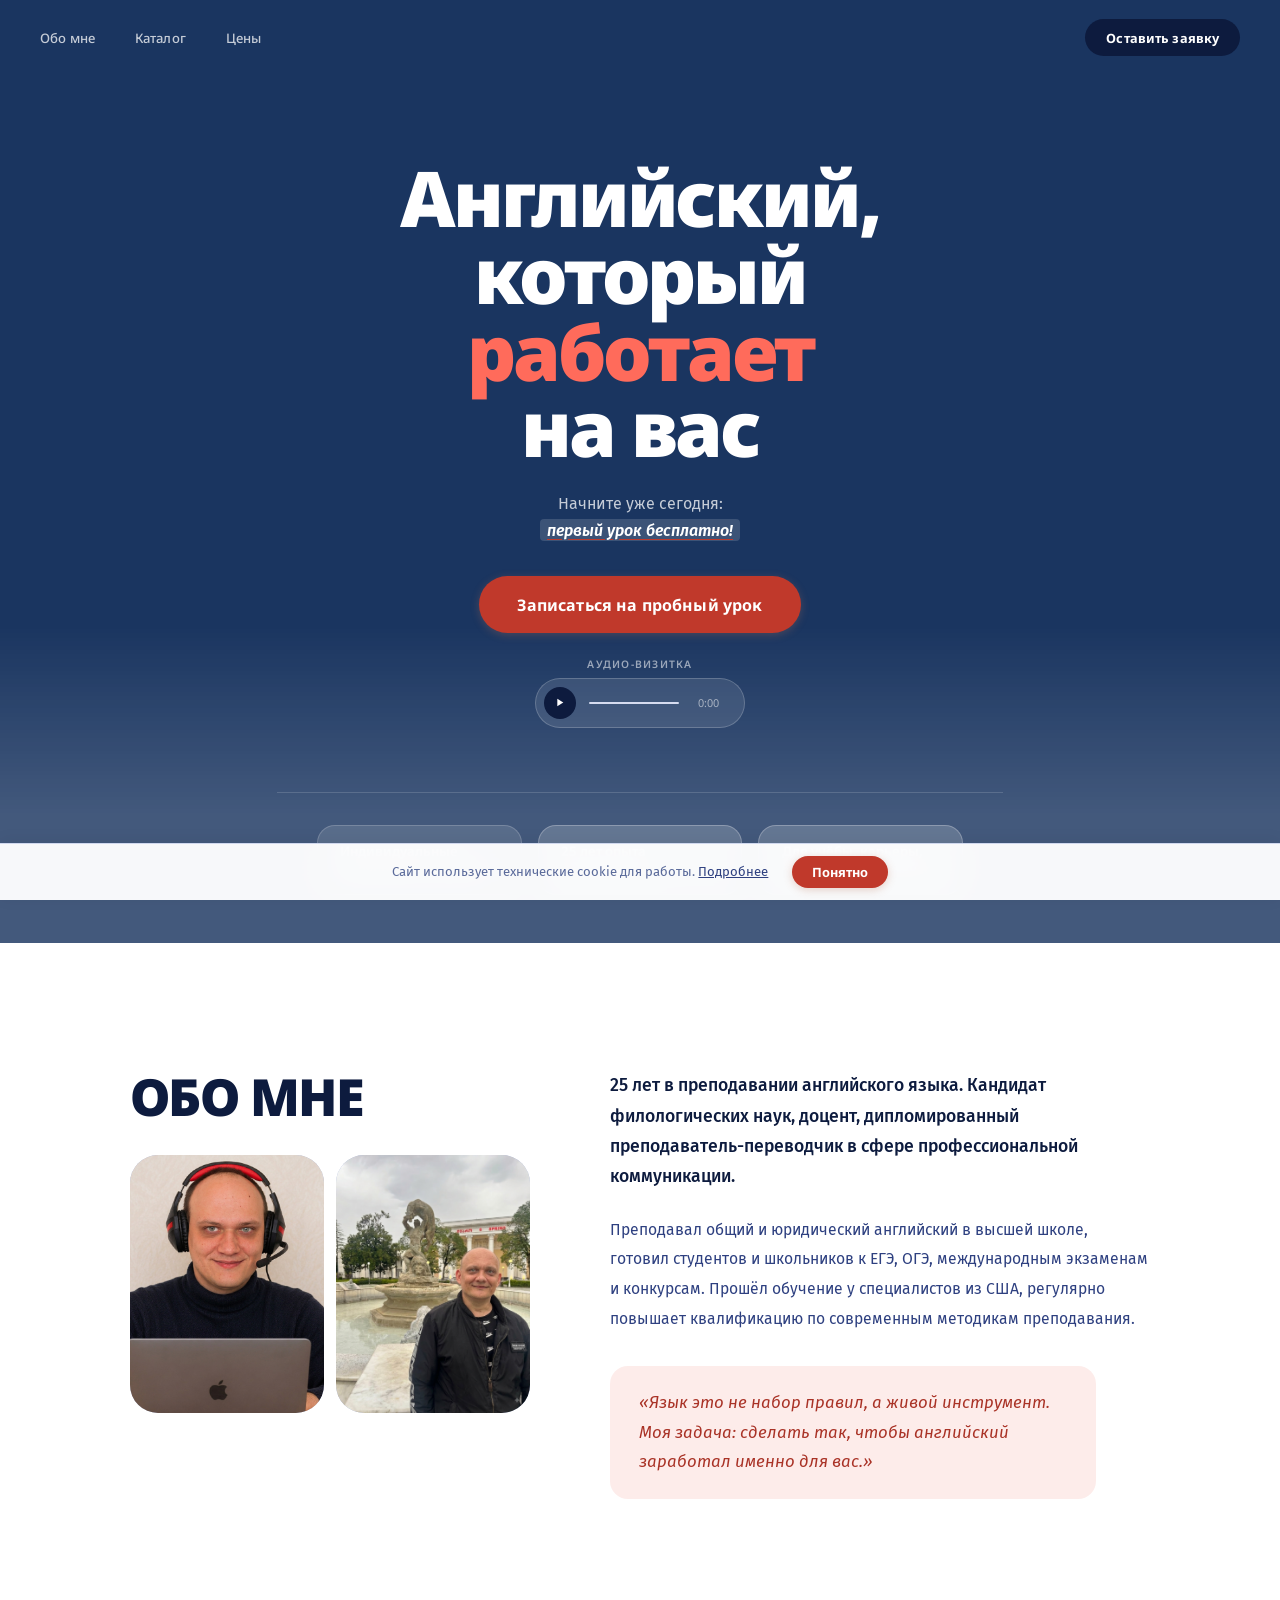
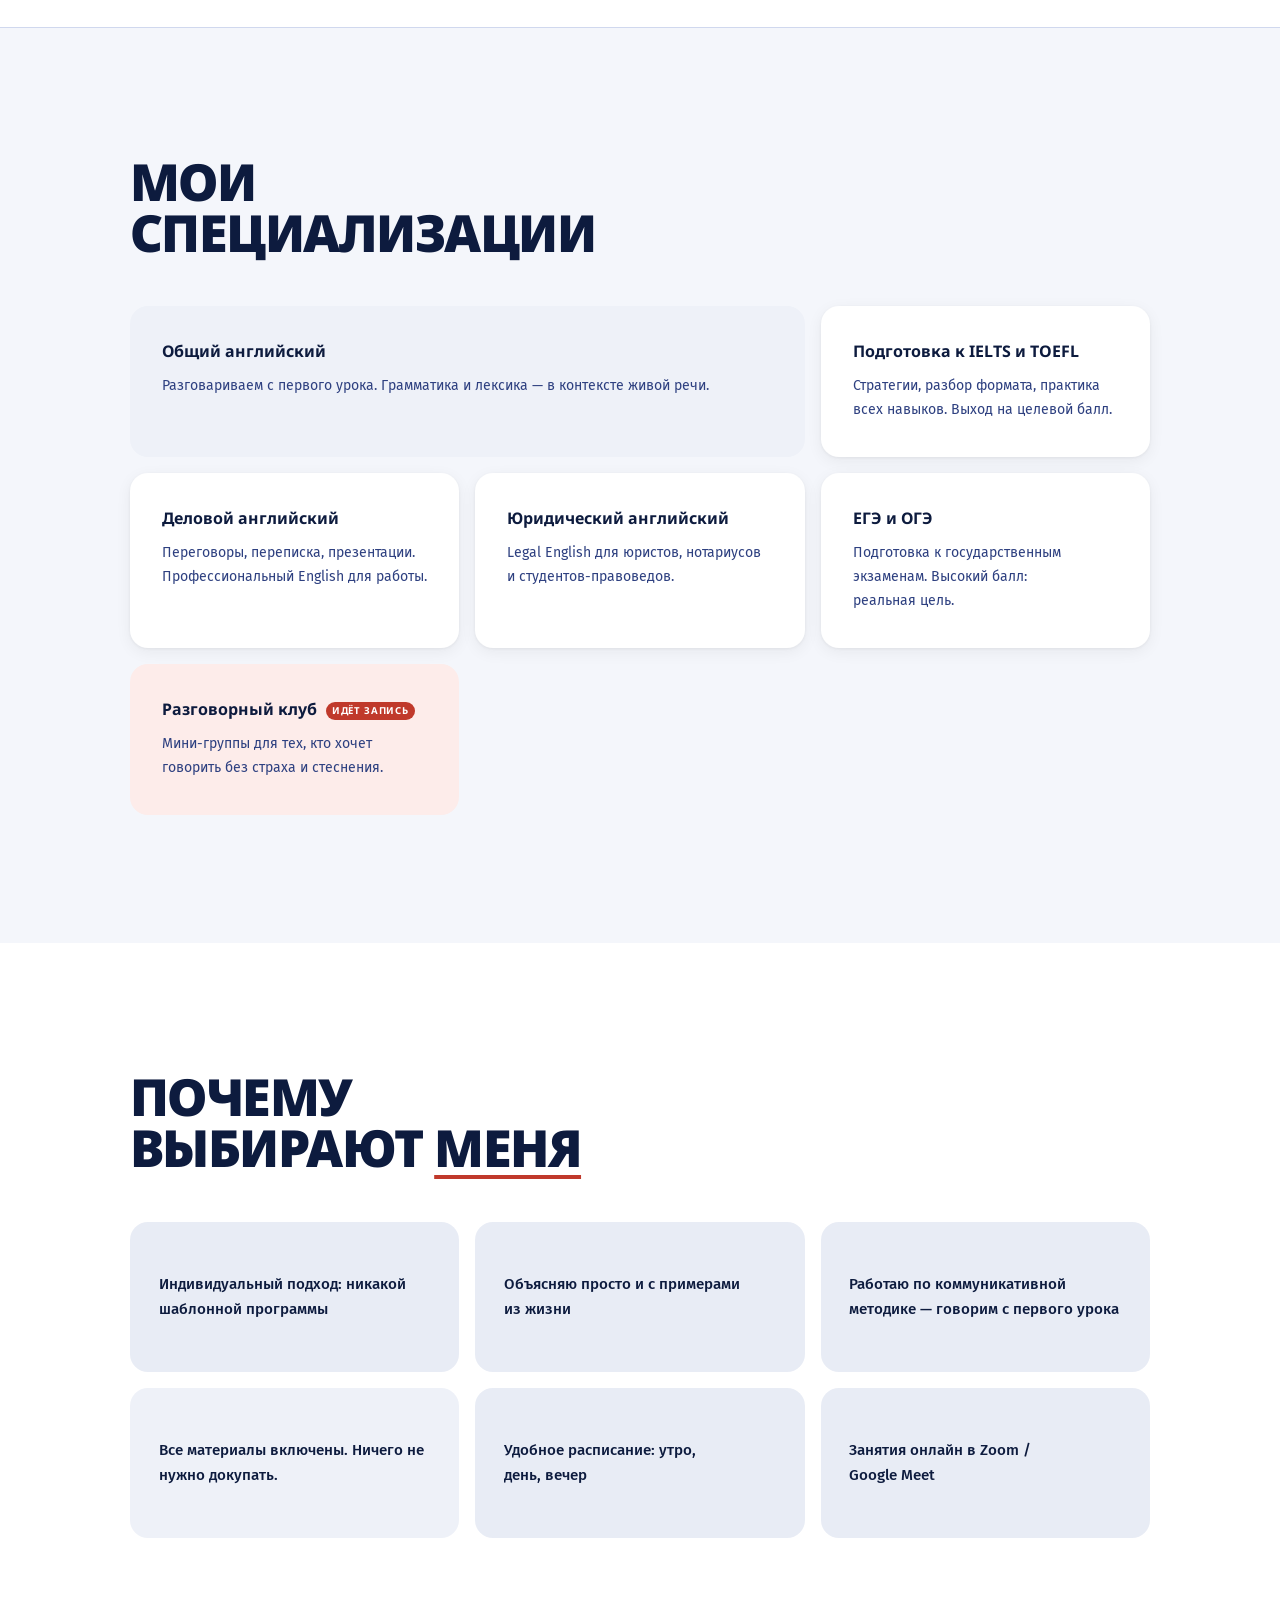
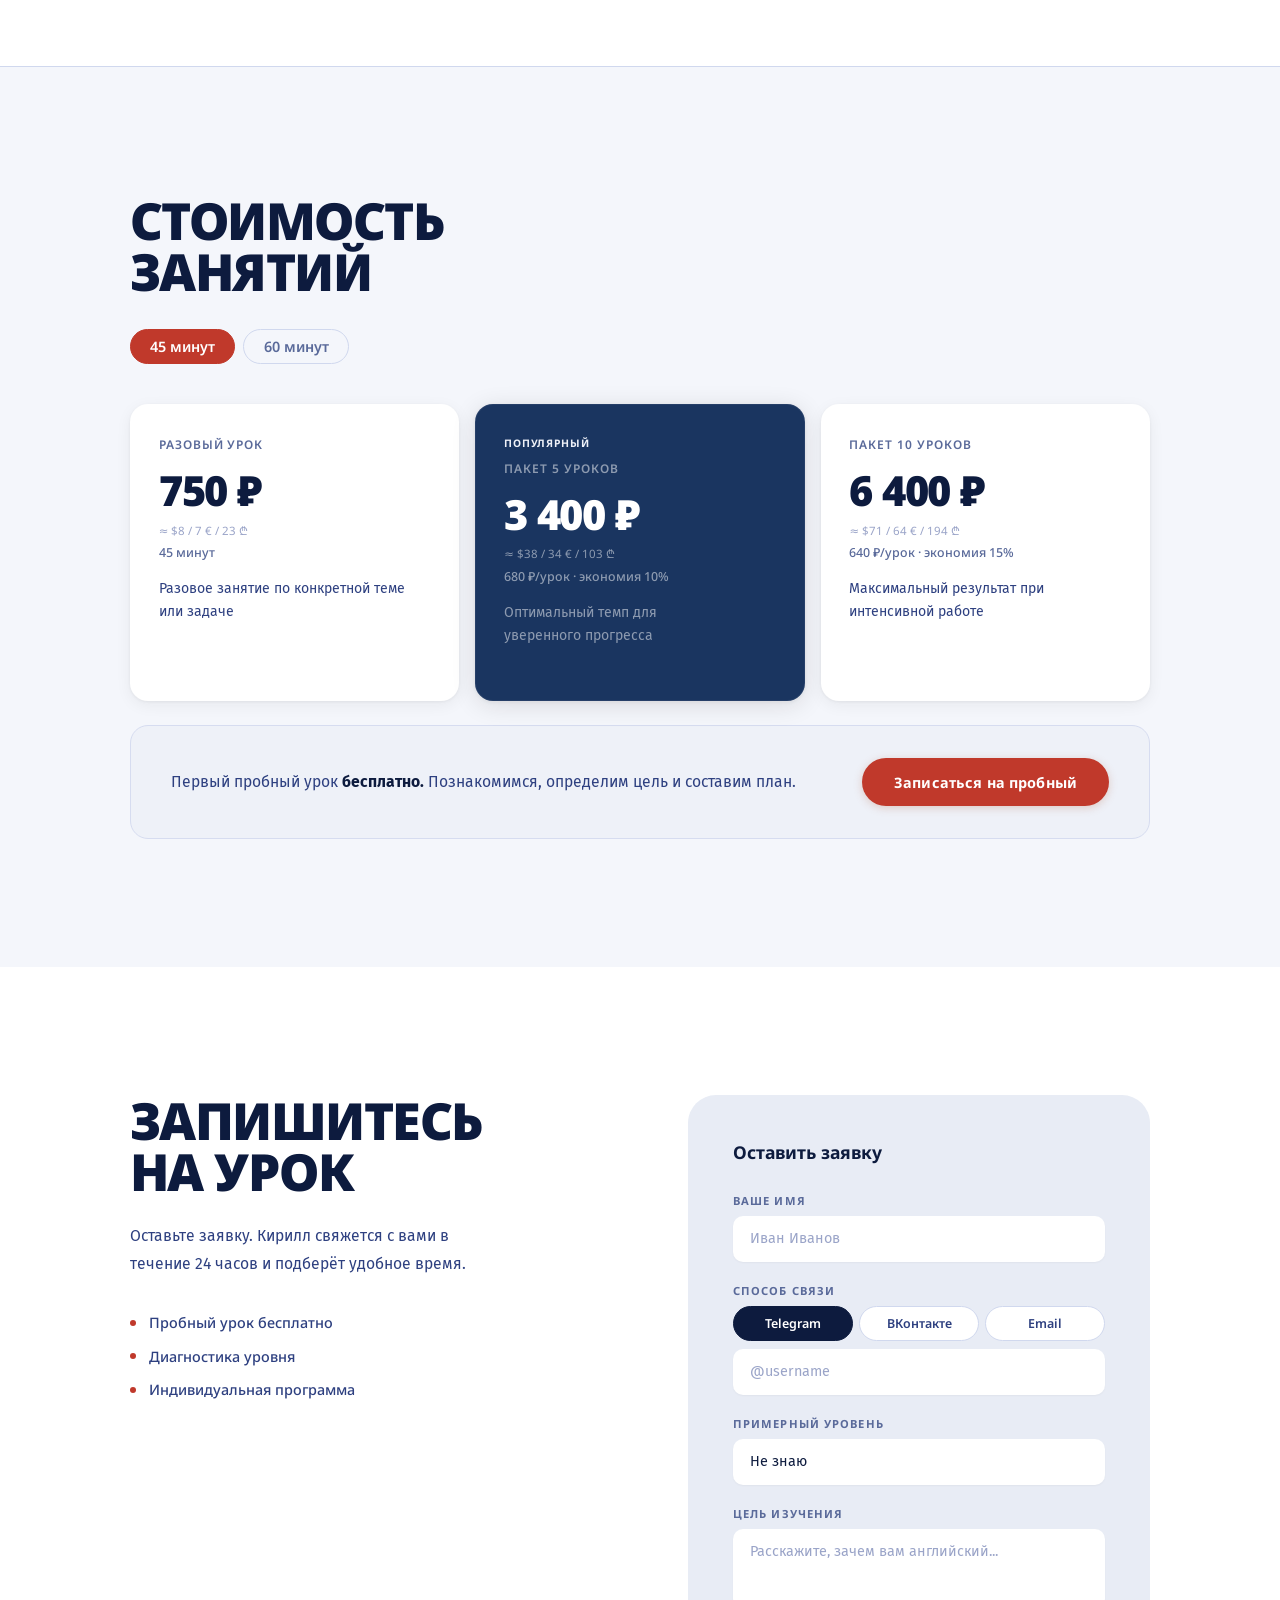
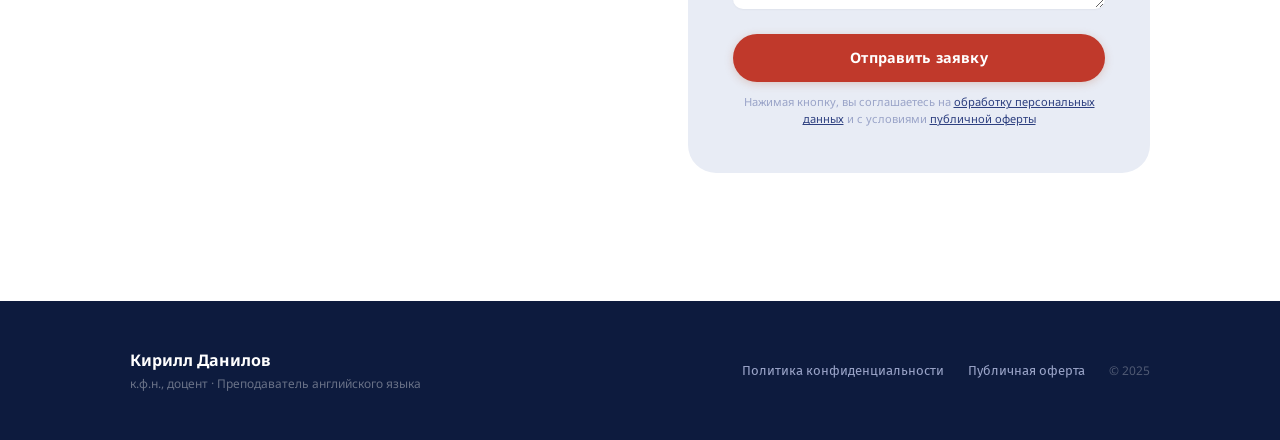
<file: index.html>
<!DOCTYPE html>
<html lang="ru">
<head>
  <meta charset="UTF-8" />
  <meta name="viewport" content="width=device-width, initial-scale=1.0" />
  <title>Кирилл Данилов — Преподаватель английского языка</title>
  <meta name="description" content="Кандидат филологических наук, доцент. 25 лет опыта. IELTS, деловой английский, онлайн-занятия." />
  <!-- Open Graph -->
  <meta property="og:type" content="website" />
  <meta property="og:url" content="https://kirilldanilov.online/" />
  <meta property="og:title" content="Кирилл Данилов — Преподаватель английского языка" />
  <meta property="og:description" content="25 лет опыта. Первый урок бесплатно. IELTS, деловой и общий английский онлайн." />
  <meta property="og:image" content="https://kirilldanilov.online/og-image.png" />
  <meta property="og:image:width" content="1200" />
  <meta property="og:image:height" content="630" />
  <meta property="og:locale" content="ru_RU" />
  <!-- Twitter Card -->
  <meta name="twitter:card" content="summary_large_image" />
  <meta name="twitter:title" content="Кирилл Данилов — Преподаватель английского языка" />
  <meta name="twitter:description" content="25 лет опыта. Первый урок бесплатно. IELTS, деловой и общий английский онлайн." />
  <meta name="twitter:image" content="https://kirilldanilov.online/og-image.png" />
  <link rel="preconnect" href="https://fonts.googleapis.com" />
  <link rel="preconnect" href="https://fonts.gstatic.com" crossorigin />
  <link href="https://fonts.googleapis.com/css2?family=Fira+Sans:ital,wght@0,400;0,500;0,600;1,400&family=Noto+Sans:wght@400;600;700;900&display=swap" rel="stylesheet" />
  <link rel="stylesheet" href="style.css?v=28" />
</head>
<body>

<!-- ── NAV ── -->
<nav class="nav" id="nav">
  <div class="nav__inner">
    <div class="nav__links">
      <a href="#about">Обо мне</a>
      <a href="#courses">Каталог</a>
      <a href="#price">Цены</a>
    </div>
    <a href="#booking" class="btn btn--nav">Оставить заявку</a>
    <button class="nav__burger" id="burger" aria-label="Меню">
      <span></span><span></span><span></span>
    </button>
  </div>
  <div class="nav__mobile" id="navMobile">
    <a href="#about" class="nav__mobile-link">Обо мне</a>
    <a href="#courses" class="nav__mobile-link">Каталог</a>
    <a href="#price" class="nav__mobile-link">Цены</a>
    <a href="#booking" class="nav__mobile-link nav__mobile-cta">Записаться</a>
  </div>
</nav>

<!-- ── HERO ── -->
<section class="hero">
  <video class="hero__video" autoplay muted loop playsinline>
    <source src="hero-bg.mp4" type="video/mp4" />
  </video>
  <div class="hero__inner">

    <div class="hero__left">
      <h1 class="hero__heading">Английский,<br>который<br><em>работает</em><br>на вас</h1>
      <p class="hero__sub">Начните уже сегодня:<br><span class="hero__sub-mark">первый урок бесплатно!</span></p>
      <div class="hero__actions">
        <a href="#booking" class="btn btn--pink hero__cta">Записаться на пробный урок</a>
        <div class="hero__audio">
          <p class="audio-label">Аудио-визитка</p>
          <div class="audio-player" id="audioPlayer">
            <button class="audio-btn" id="playBtn" aria-label="Воспроизвести">
              <svg viewBox="0 0 24 24" fill="currentColor"><path d="M8 5v14l11-7z"/></svg>
            </button>
            <div class="audio-track"><div class="audio-progress" id="audioProgress"></div></div>
            <span class="audio-time" id="audioTime">0:00</span>
            <audio id="audioEl" src="intro.mp3" preload="metadata"></audio>
          </div>
        </div>
      </div>
    </div>


  </div>

  <div class="hero__skyline" aria-hidden="true">
    <img src="skyline.svg" alt="" />
  </div>

  <div class="hero__chips">
    <div class="chip chip--dark">Индивидуальные<br>и групповые занятия</div>
    <div class="chip chip--white">25 лет опыта<br>преподавания</div>
    <div class="chip chip--white">Для учёбы, карьеры,<br>путешествий и бизнеса</div>
  </div>
</section>

<!-- ── ABOUT ── -->
<section class="about" id="about">
  <div class="about__inner">
    <div class="about__left">
      <h2 class="section-heading">ОБО МНЕ</h2>
      <div class="about__photos">
        <img src="photo.jpg" alt="Кирилл Данилов" class="about__photo" onerror="this.style.display='none'" />
        <img src="photo2.jpg" alt="Кирилл Данилов" class="about__photo" onerror="this.style.display='none'" />
      </div>
    </div>
    <div class="about__body">
      <p class="about__lead">25 лет в преподавании английского языка. Кандидат филологических наук, доцент, дипломированный преподаватель-переводчик в сфере профессиональной коммуникации.</p>
      <p class="about__text">Преподавал общий и юридический английский в высшей школе, готовил студентов и школьников к ЕГЭ, ОГЭ, международным экзаменам и конкурсам. Прошёл обучение у специалистов из США, регулярно повышает квалификацию по современным методикам преподавания.</p>
      <blockquote class="about__quote">«Язык это не набор правил, а живой инструмент. Моя задача: сделать так, чтобы английский заработал именно для вас.»</blockquote>
    </div>
  </div>

</section>

<!-- ── COURSES ── -->
<section class="courses" id="courses">
  <div class="container">
    <h2 class="section-heading">МОИ<br>СПЕЦИАЛИЗАЦИИ</h2>

    <div class="courses__bento">
      <div class="course-card course-card--lg reveal" style="--i:0">
        <h3>Общий английский</h3>
        <p>Разговариваем с первого урока. Грамматика и лексика — в контексте живой речи.</p>
      </div>
      <div class="course-card reveal" style="--i:1">
        <h3>Подготовка к IELTS и TOEFL</h3>
        <p>Стратегии, разбор формата, практика всех навыков. Выход на целевой балл.</p>
      </div>
      <div class="course-card reveal" style="--i:2">
        <h3>Деловой английский</h3>
        <p>Переговоры, переписка, презентации. Профессиональный English для работы.</p>
      </div>
      <div class="course-card reveal" style="--i:3">
        <h3>Юридический английский</h3>
        <p>Legal English для юристов, нотариусов и студентов-правоведов.</p>
      </div>
      <div class="course-card reveal" style="--i:4">
        <h3>ЕГЭ и ОГЭ</h3>
        <p>Подготовка к государственным экзаменам. Высокий балл: реальная цель.</p>
      </div>
      <div class="course-card course-card--accent reveal" style="--i:5">
        <h3>Разговорный клуб <span class="course-badge">идёт запись</span></h3>
        <p>Мини-группы для тех, кто хочет говорить без страха и стеснения.</p>
      </div>
    </div>
  </div>
</section>

<!-- ── WHY ── -->
<section class="why">
  <div class="container">
    <h2 class="section-heading">ПОЧЕМУ<br>ВЫБИРАЮТ <span class="heading-underline">МЕНЯ</span></h2>

    <div class="why__bento">
      <div class="why-card reveal" style="--i:0">
        <p>Индивидуальный подход: никакой шаблонной программы</p>
      </div>
      <div class="why-card reveal" style="--i:1">
        <p>Объясняю просто и с примерами из жизни</p>
      </div>
      <div class="why-card reveal" style="--i:2">
        <p>Работаю по коммуникативной методике — говорим с первого урока</p>
      </div>
      <div class="why-card why-card--accent reveal" style="--i:3">
        <p>Все материалы включены. Ничего не нужно докупать.</p>
      </div>
      <div class="why-card reveal" style="--i:4">
        <p>Удобное расписание: утро, день, вечер</p>
      </div>
      <div class="why-card reveal" style="--i:5">
        <p>Занятия онлайн в Zoom / Google Meet</p>
      </div>
    </div>
  </div>
</section>

<!-- ── PRICE ── -->
<section class="price" id="price">
  <div class="container">
    <h2 class="section-heading">СТОИМОСТЬ<br>ЗАНЯТИЙ</h2>

    <div class="duration-tabs">
      <button class="duration-tab active" data-dur="45">45 минут</button>
      <button class="duration-tab" data-dur="60">60 минут</button>
    </div>

    <div class="price__grid">
      <div class="price-card reveal" style="--i:0">
        <div class="price-card__label">Разовый урок</div>
        <div class="price-card__amount" id="p-single">750 ₽</div>
        <div class="price-card__convert" id="c-single">≈ $8 / 7 € / 23 ₾</div>
        <div class="price-card__per" id="d-single">45 минут</div>
        <p class="price-card__desc">Разовое занятие по конкретной теме или задаче</p>
      </div>
      <div class="price-card price-card--featured reveal" style="--i:1">
        <div class="price-card__badge">Популярный</div>
        <div class="price-card__label">Пакет 5 уроков</div>
        <div class="price-card__amount" id="p-five">3 400 ₽</div>
        <div class="price-card__convert" id="c-five">≈ $38 / 34 € / 103 ₾</div>
        <div class="price-card__per" id="d-five">680 ₽/урок · экономия 10%</div>
        <p class="price-card__desc">Оптимальный темп для уверенного прогресса</p>
      </div>
      <div class="price-card reveal" style="--i:2">
        <div class="price-card__label">Пакет 10 уроков</div>
        <div class="price-card__amount" id="p-ten">6 400 ₽</div>
        <div class="price-card__convert" id="c-ten">≈ $71 / 64 € / 194 ₾</div>
        <div class="price-card__per" id="d-ten">640 ₽/урок · экономия 15%</div>
        <p class="price-card__desc">Максимальный результат при интенсивной работе</p>
      </div>
    </div>

    <div class="price__trial">
      <span>Первый пробный урок <strong>бесплатно.</strong> Познакомимся, определим цель и составим план.</span>
      <a href="#booking" class="btn btn--pink">Записаться на пробный</a>
    </div>
  </div>
</section>

<!-- ── BOOKING ── -->
<section class="booking" id="booking">
  <div class="container">
    <div class="booking__inner">
      <div class="booking__left">
        <h2 class="section-heading">ЗАПИШИТЕСЬ<br>НА УРОК</h2>
        <p class="booking__sub">Оставьте заявку. Кирилл свяжется с вами в течение 24 часов и подберёт удобное время.</p>
        <ul class="booking__perks">
          <li>Пробный урок бесплатно</li>
          <li>Диагностика уровня</li>
          <li>Индивидуальная программа</li>
        </ul>
      </div>

      <form class="booking__form" id="bookingForm">
        <h3>Оставить заявку</h3>
        <div class="form-group">
          <label for="fname">Ваше имя</label>
          <input id="fname" type="text" placeholder="Иван Иванов" required />
        </div>
        <div class="form-group">
          <label>Способ связи</label>
          <div class="contact-tabs">
            <button type="button" class="contact-tab active" data-channel="telegram">Telegram</button>
            <button type="button" class="contact-tab" data-channel="vk">ВКонтакте</button>
            <button type="button" class="contact-tab" data-channel="email">Email</button>
          </div>
          <input id="fcontact" type="text" placeholder="@username" required />
        </div>
        <div class="form-group">
          <label for="flevel">Примерный уровень</label>
          <select id="flevel">
            <option>Не знаю</option>
            <option>Начинающий (A1–A2)</option>
            <option>Средний (B1–B2)</option>
            <option>Продвинутый (C1–C2)</option>
          </select>
        </div>
        <div class="form-group">
          <label for="fgoal">Цель изучения</label>
          <textarea id="fgoal" rows="3" placeholder="Расскажите, зачем вам английский..."></textarea>
        </div>
        <button type="submit" class="btn btn--pink btn--full">Отправить заявку</button>
        <p class="form-note">Нажимая кнопку, вы соглашаетесь на <a href="privacy.html">обработку персональных данных</a> и с условиями <a href="offer.html">публичной оферты</a></p>
      </form>
    </div>
  </div>
</section>

<!-- ── FOOTER ── -->
<footer class="footer">
  <div class="container footer__inner">
    <div>
      <div class="footer__name">Кирилл Данилов</div>
      <div class="footer__sub">к.ф.н., доцент · Преподаватель английского языка</div>
    </div>
    <div class="footer__links">
      <a href="privacy.html">Политика конфиденциальности</a>
      <a href="offer.html">Публичная оферта</a>
      <span class="footer__copy">© 2025</span>
    </div>
  </div>
</footer>

<div class="modal" id="modal">
  <div class="modal__box">
    <div class="modal__icon">ok</div>
    <h3>Заявка отправлена!</h3>
    <p>Кирилл свяжется с вами в течение 24 часов.</p>
    <button class="btn btn--pink btn--full" onclick="document.getElementById('modal').classList.remove('open')">Отлично!</button>
  </div>
</div>

<!-- Cookie Banner -->
<div class="cookie-banner" id="cookieBanner">
  <p>Сайт использует технические cookie для работы. <a href="privacy.html">Подробнее</a></p>
  <button class="btn btn--pink cookie-banner__btn" onclick="document.getElementById('cookieBanner').style.display='none';localStorage.setItem('cookie_ok','1')">Понятно</button>
</div>

<script src="script.js?v=15"></script>
<script>if(localStorage.getItem('cookie_ok'))document.getElementById('cookieBanner').style.display='none';</script>
</body>
</html>
</file>
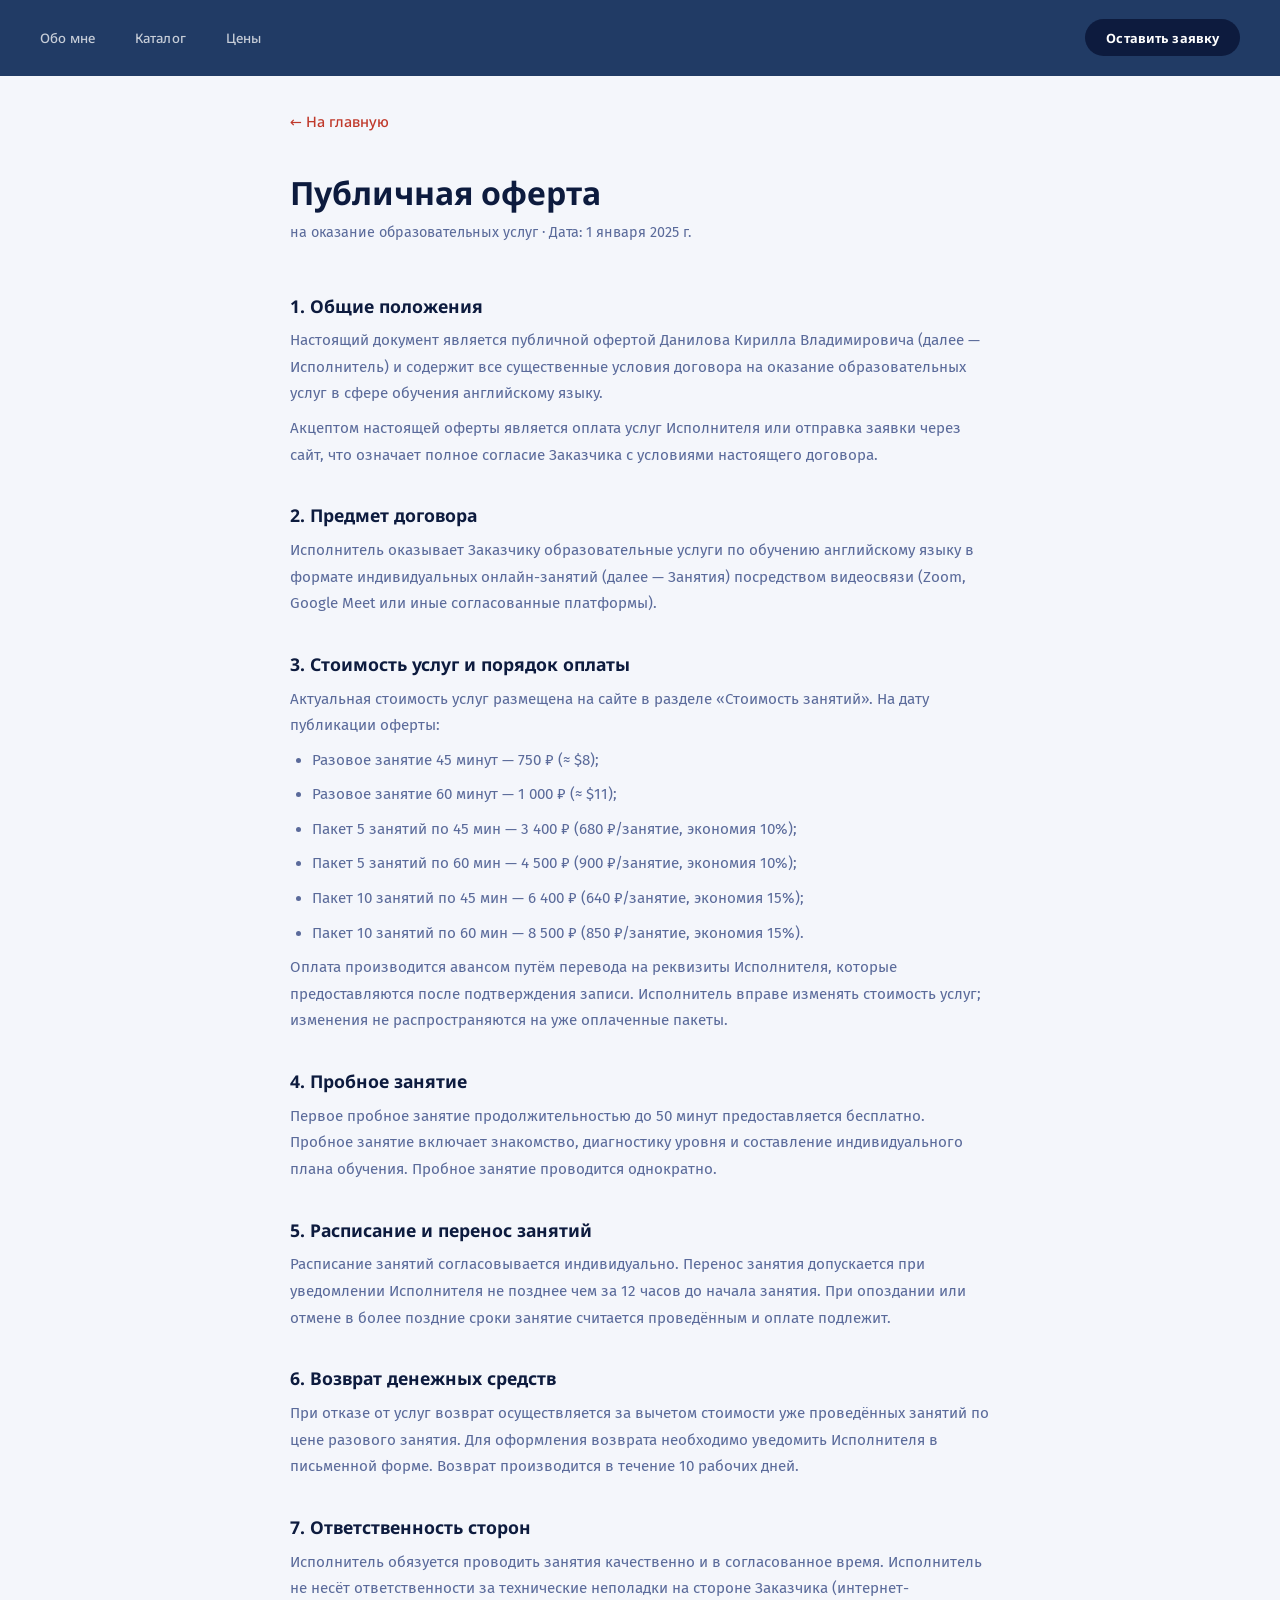
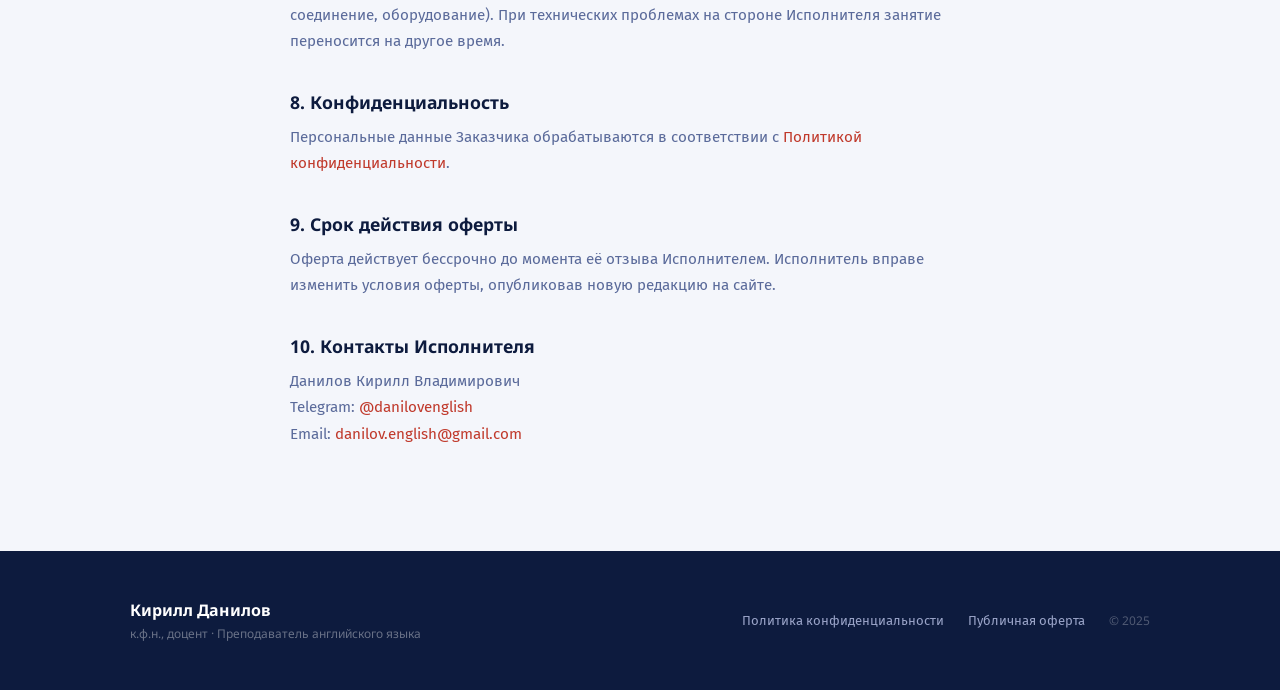
<file: offer.html>
<!DOCTYPE html>
<html lang="ru">
<head>
  <meta charset="UTF-8" />
  <meta name="viewport" content="width=device-width, initial-scale=1.0" />
  <title>Публичная оферта — Кирилл Данилов</title>
  <link rel="preconnect" href="https://fonts.googleapis.com" />
  <link rel="preconnect" href="https://fonts.gstatic.com" crossorigin />
  <link href="https://fonts.googleapis.com/css2?family=Fira+Sans:wght@400;500&family=Noto+Sans:wght@400;600;700&display=swap" rel="stylesheet" />
  <link rel="stylesheet" href="style.css?v=25" />
  <style>
    .doc { max-width: 780px; margin: 0 auto; padding: 7rem 2.5rem 6rem; }
    .doc h1 { font-family: var(--font-head); font-size: 2rem; font-weight: 700; color: var(--ink); margin-bottom: 0.4rem; }
    .doc .doc__date { color: var(--ink-muted); font-size: 0.9rem; margin-bottom: 3rem; }
    .doc h2 { font-family: var(--font-head); font-size: 1.1rem; font-weight: 700; color: var(--ink); margin: 2.2rem 0 0.6rem; }
    .doc p, .doc li { color: var(--ink-muted); line-height: 1.75; font-size: 0.95rem; margin-bottom: 0.5rem; }
    .doc ul { padding-left: 1.4rem; list-style: disc; }
    .doc a { color: var(--accent); }
    .doc__back { display: inline-flex; align-items: center; gap: 0.4rem; color: var(--ink-mid); font-size: 0.9rem; font-weight: 500; margin-bottom: 2.5rem; font-family: var(--font-head); }
    .doc__back:hover { color: var(--accent); }
  </style>
</head>
<body>
<nav class="nav scrolled" id="nav">
  <div class="nav__inner" style="background: rgba(26,53,96,0.97);">
    <div class="nav__links">
      <a href="index.html#about">Обо мне</a>
      <a href="index.html#courses">Каталог</a>
      <a href="index.html#price">Цены</a>
    </div>
    <a href="index.html#booking" class="btn btn--nav">Оставить заявку</a>
  </div>
</nav>

<main class="doc">
  <a href="index.html" class="doc__back">← На главную</a>
  <h1>Публичная оферта</h1>
  <p class="doc__date">на оказание образовательных услуг · Дата: 1 января 2025 г.</p>

  <h2>1. Общие положения</h2>
  <p>Настоящий документ является публичной офертой Данилова Кирилла Владимировича (далее — Исполнитель) и содержит все существенные условия договора на оказание образовательных услуг в сфере обучения английскому языку.</p>
  <p>Акцептом настоящей оферты является оплата услуг Исполнителя или отправка заявки через сайт, что означает полное согласие Заказчика с условиями настоящего договора.</p>

  <h2>2. Предмет договора</h2>
  <p>Исполнитель оказывает Заказчику образовательные услуги по обучению английскому языку в формате индивидуальных онлайн-занятий (далее — Занятия) посредством видеосвязи (Zoom, Google Meet или иные согласованные платформы).</p>

  <h2>3. Стоимость услуг и порядок оплаты</h2>
  <p>Актуальная стоимость услуг размещена на сайте в разделе «Стоимость занятий». На дату публикации оферты:</p>
  <ul>
    <li>Разовое занятие 45 минут — 750 ₽ (≈ $8);</li>
    <li>Разовое занятие 60 минут — 1 000 ₽ (≈ $11);</li>
    <li>Пакет 5 занятий по 45 мин — 3 400 ₽ (680 ₽/занятие, экономия 10%);</li>
    <li>Пакет 5 занятий по 60 мин — 4 500 ₽ (900 ₽/занятие, экономия 10%);</li>
    <li>Пакет 10 занятий по 45 мин — 6 400 ₽ (640 ₽/занятие, экономия 15%);</li>
    <li>Пакет 10 занятий по 60 мин — 8 500 ₽ (850 ₽/занятие, экономия 15%).</li>
  </ul>
  <p>Оплата производится авансом путём перевода на реквизиты Исполнителя, которые предоставляются после подтверждения записи. Исполнитель вправе изменять стоимость услуг; изменения не распространяются на уже оплаченные пакеты.</p>

  <h2>4. Пробное занятие</h2>
  <p>Первое пробное занятие продолжительностью до 50 минут предоставляется бесплатно. Пробное занятие включает знакомство, диагностику уровня и составление индивидуального плана обучения. Пробное занятие проводится однократно.</p>

  <h2>5. Расписание и перенос занятий</h2>
  <p>Расписание занятий согласовывается индивидуально. Перенос занятия допускается при уведомлении Исполнителя не позднее чем за 12 часов до начала занятия. При опоздании или отмене в более поздние сроки занятие считается проведённым и оплате подлежит.</p>

  <h2>6. Возврат денежных средств</h2>
  <p>При отказе от услуг возврат осуществляется за вычетом стоимости уже проведённых занятий по цене разового занятия. Для оформления возврата необходимо уведомить Исполнителя в письменной форме. Возврат производится в течение 10 рабочих дней.</p>

  <h2>7. Ответственность сторон</h2>
  <p>Исполнитель обязуется проводить занятия качественно и в согласованное время. Исполнитель не несёт ответственности за технические неполадки на стороне Заказчика (интернет-соединение, оборудование). При технических проблемах на стороне Исполнителя занятие переносится на другое время.</p>

  <h2>8. Конфиденциальность</h2>
  <p>Персональные данные Заказчика обрабатываются в соответствии с <a href="privacy.html">Политикой конфиденциальности</a>.</p>

  <h2>9. Срок действия оферты</h2>
  <p>Оферта действует бессрочно до момента её отзыва Исполнителем. Исполнитель вправе изменить условия оферты, опубликовав новую редакцию на сайте.</p>

  <h2>10. Контакты Исполнителя</h2>
  <p>Данилов Кирилл Владимирович<br>
  Telegram: <a href="https://t.me/danilovenglish" target="_blank">@danilovenglish</a><br>
  Email: <a href="mailto:danilov.english@gmail.com">danilov.english@gmail.com</a></p>
</main>

<footer class="footer">
  <div class="container footer__inner">
    <div>
      <div class="footer__name">Кирилл Данилов</div>
      <div class="footer__sub">к.ф.н., доцент · Преподаватель английского языка</div>
    </div>
    <div style="display:flex;gap:1.5rem;align-items:center;flex-wrap:wrap;">
      <a href="privacy.html" style="color:var(--ink-faint);font-size:0.82rem;">Политика конфиденциальности</a>
      <a href="offer.html" style="color:var(--ink-faint);font-size:0.82rem;">Публичная оферта</a>
      <div class="footer__copy">© 2025</div>
    </div>
  </div>
</footer>
</body>
</html>
</file>
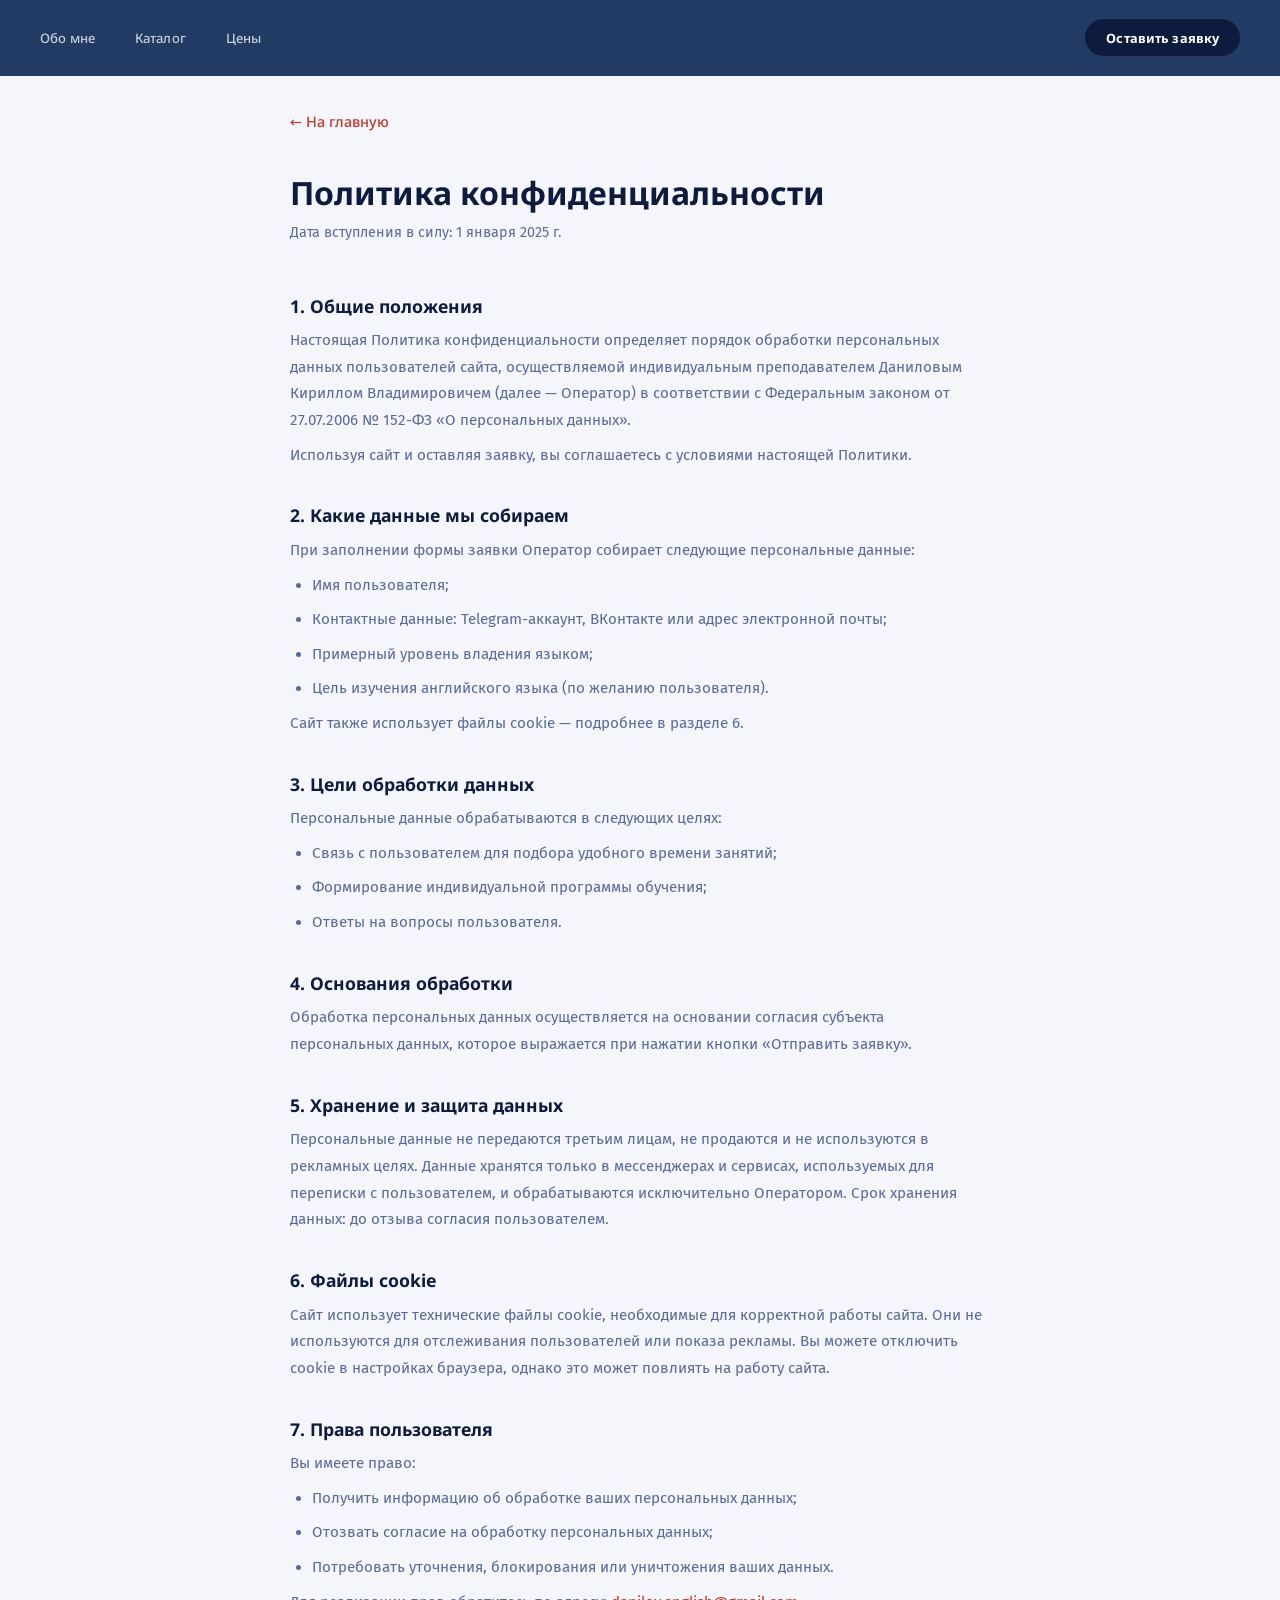
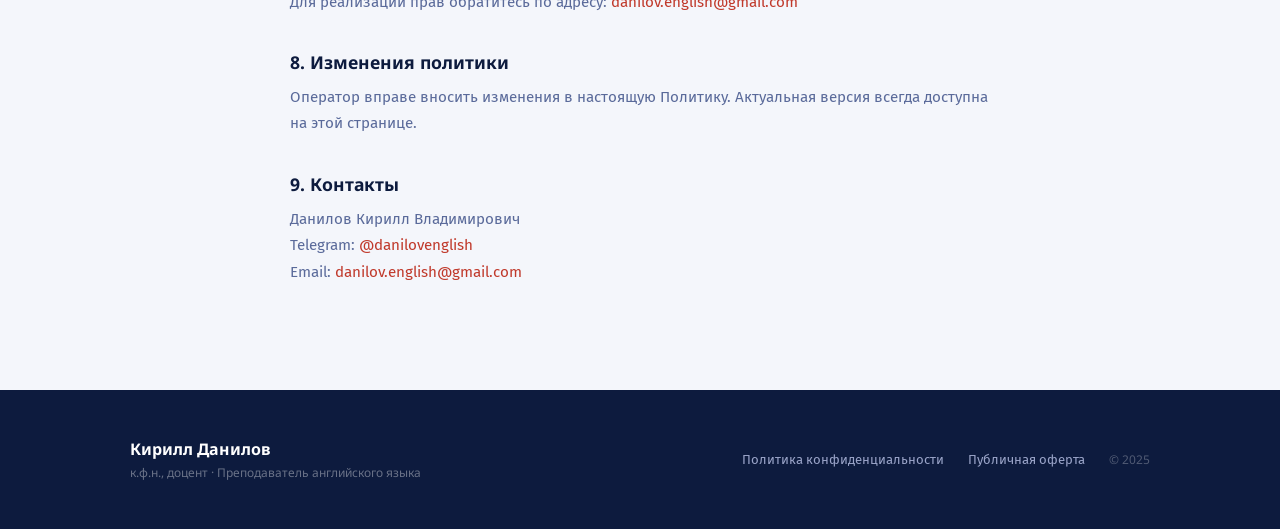
<file: privacy.html>
<!DOCTYPE html>
<html lang="ru">
<head>
  <meta charset="UTF-8" />
  <meta name="viewport" content="width=device-width, initial-scale=1.0" />
  <title>Политика конфиденциальности — Кирилл Данилов</title>
  <link rel="preconnect" href="https://fonts.googleapis.com" />
  <link rel="preconnect" href="https://fonts.gstatic.com" crossorigin />
  <link href="https://fonts.googleapis.com/css2?family=Fira+Sans:wght@400;500&family=Noto+Sans:wght@400;600;700&display=swap" rel="stylesheet" />
  <link rel="stylesheet" href="style.css?v=25" />
  <style>
    .doc { max-width: 780px; margin: 0 auto; padding: 7rem 2.5rem 6rem; }
    .doc h1 { font-family: var(--font-head); font-size: 2rem; font-weight: 700; color: var(--ink); margin-bottom: 0.4rem; }
    .doc .doc__date { color: var(--ink-muted); font-size: 0.9rem; margin-bottom: 3rem; }
    .doc h2 { font-family: var(--font-head); font-size: 1.1rem; font-weight: 700; color: var(--ink); margin: 2.2rem 0 0.6rem; }
    .doc p, .doc li { color: var(--ink-muted); line-height: 1.75; font-size: 0.95rem; margin-bottom: 0.5rem; }
    .doc ul { padding-left: 1.4rem; list-style: disc; }
    .doc a { color: var(--accent); }
    .doc__back { display: inline-flex; align-items: center; gap: 0.4rem; color: var(--ink-mid); font-size: 0.9rem; font-weight: 500; margin-bottom: 2.5rem; font-family: var(--font-head); }
    .doc__back:hover { color: var(--accent); }
  </style>
</head>
<body>
<nav class="nav scrolled" id="nav">
  <div class="nav__inner" style="background: rgba(26,53,96,0.97);">
    <div class="nav__links">
      <a href="index.html#about">Обо мне</a>
      <a href="index.html#courses">Каталог</a>
      <a href="index.html#price">Цены</a>
    </div>
    <a href="index.html#booking" class="btn btn--nav">Оставить заявку</a>
  </div>
</nav>

<main class="doc">
  <a href="index.html" class="doc__back">← На главную</a>
  <h1>Политика конфиденциальности</h1>
  <p class="doc__date">Дата вступления в силу: 1 января 2025 г.</p>

  <h2>1. Общие положения</h2>
  <p>Настоящая Политика конфиденциальности определяет порядок обработки персональных данных пользователей сайта, осуществляемой индивидуальным преподавателем Даниловым Кириллом Владимировичем (далее — Оператор) в соответствии с Федеральным законом от 27.07.2006 № 152-ФЗ «О персональных данных».</p>
  <p>Используя сайт и оставляя заявку, вы соглашаетесь с условиями настоящей Политики.</p>

  <h2>2. Какие данные мы собираем</h2>
  <p>При заполнении формы заявки Оператор собирает следующие персональные данные:</p>
  <ul>
    <li>Имя пользователя;</li>
    <li>Контактные данные: Telegram-аккаунт, ВКонтакте или адрес электронной почты;</li>
    <li>Примерный уровень владения языком;</li>
    <li>Цель изучения английского языка (по желанию пользователя).</li>
  </ul>
  <p>Сайт также использует файлы cookie — подробнее в разделе 6.</p>

  <h2>3. Цели обработки данных</h2>
  <p>Персональные данные обрабатываются в следующих целях:</p>
  <ul>
    <li>Связь с пользователем для подбора удобного времени занятий;</li>
    <li>Формирование индивидуальной программы обучения;</li>
    <li>Ответы на вопросы пользователя.</li>
  </ul>

  <h2>4. Основания обработки</h2>
  <p>Обработка персональных данных осуществляется на основании согласия субъекта персональных данных, которое выражается при нажатии кнопки «Отправить заявку».</p>

  <h2>5. Хранение и защита данных</h2>
  <p>Персональные данные не передаются третьим лицам, не продаются и не используются в рекламных целях. Данные хранятся только в мессенджерах и сервисах, используемых для переписки с пользователем, и обрабатываются исключительно Оператором. Срок хранения данных: до отзыва согласия пользователем.</p>

  <h2>6. Файлы cookie</h2>
  <p>Сайт использует технические файлы cookie, необходимые для корректной работы сайта. Они не используются для отслеживания пользователей или показа рекламы. Вы можете отключить cookie в настройках браузера, однако это может повлиять на работу сайта.</p>

  <h2>7. Права пользователя</h2>
  <p>Вы имеете право:</p>
  <ul>
    <li>Получить информацию об обработке ваших персональных данных;</li>
    <li>Отозвать согласие на обработку персональных данных;</li>
    <li>Потребовать уточнения, блокирования или уничтожения ваших данных.</li>
  </ul>
  <p>Для реализации прав обратитесь по адресу: <a href="mailto:danilov.english@gmail.com">danilov.english@gmail.com</a></p>

  <h2>8. Изменения политики</h2>
  <p>Оператор вправе вносить изменения в настоящую Политику. Актуальная версия всегда доступна на этой странице.</p>

  <h2>9. Контакты</h2>
  <p>Данилов Кирилл Владимирович<br>
  Telegram: <a href="https://t.me/danilovenglish" target="_blank">@danilovenglish</a><br>
  Email: <a href="mailto:danilov.english@gmail.com">danilov.english@gmail.com</a></p>
</main>

<footer class="footer">
  <div class="container footer__inner">
    <div>
      <div class="footer__name">Кирилл Данилов</div>
      <div class="footer__sub">к.ф.н., доцент · Преподаватель английского языка</div>
    </div>
    <div style="display:flex;gap:1.5rem;align-items:center;flex-wrap:wrap;">
      <a href="privacy.html" style="color:var(--ink-faint);font-size:0.82rem;">Политика конфиденциальности</a>
      <a href="offer.html" style="color:var(--ink-faint);font-size:0.82rem;">Публичная оферта</a>
      <div class="footer__copy">© 2025</div>
    </div>
  </div>
</footer>
</body>
</html>
</file>
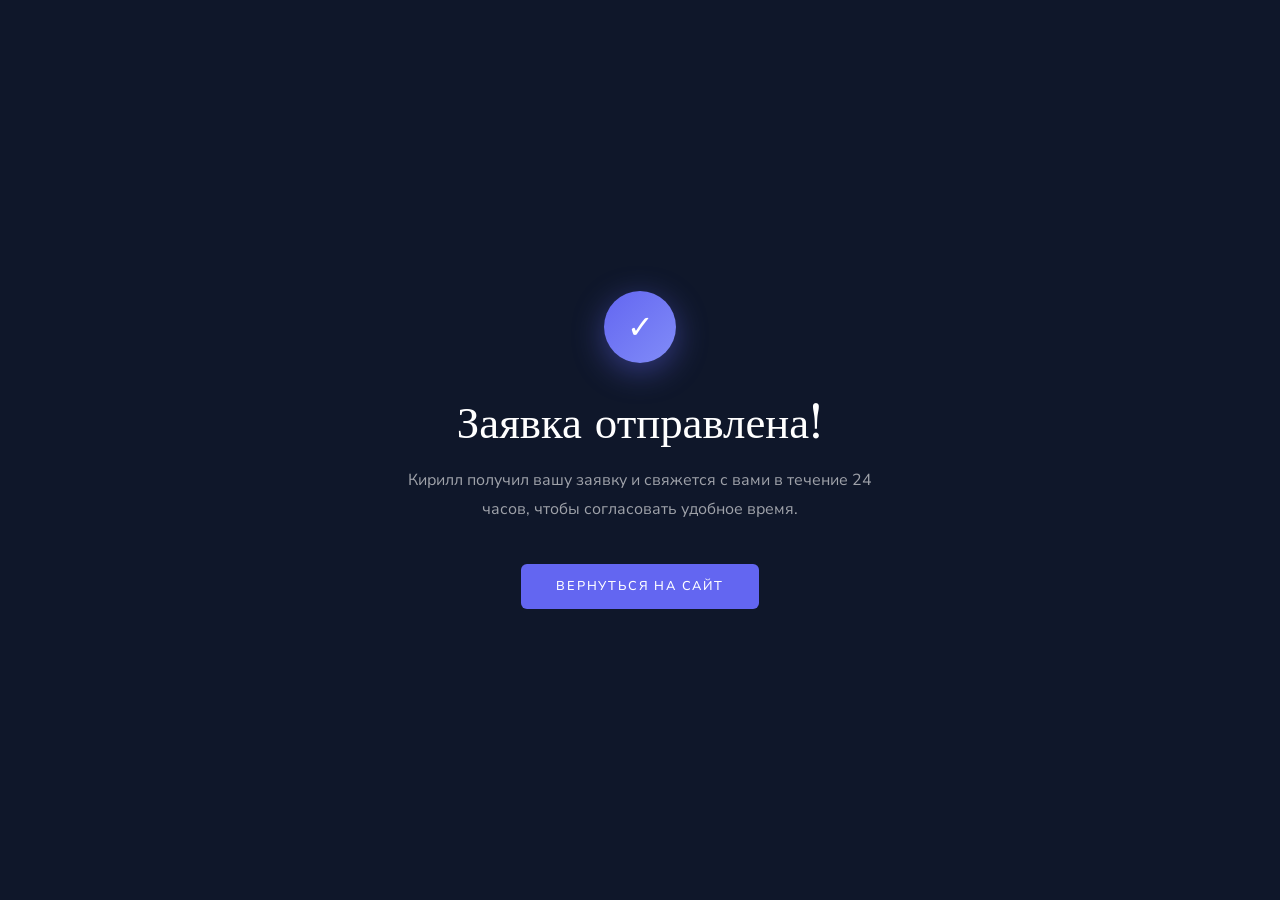
<file: thanks.html>
<!DOCTYPE html>
<html lang="ru">
<head>
  <meta charset="UTF-8" />
  <meta name="viewport" content="width=device-width, initial-scale=1.0" />
  <title>Заявка отправлена — Кирилл Д.</title>
  <link rel="preconnect" href="https://fonts.googleapis.com" />
  <link href="https://fonts.googleapis.com/css2?family=Libre+Baskerville:ital,wght@0,400;0,700;1,400&family=Nunito+Sans:wght@300;400;500;600&display=swap" rel="stylesheet" />
  <style>
    :root { --navy: #0f172a; --gold: #6366f1; --gold-light: #818cf8; }
    * { box-sizing: border-box; margin: 0; padding: 0; }
    body {
      font-family: 'Nunito Sans', sans-serif;
      background: var(--navy);
      color: white;
      min-height: 100vh;
      display: flex;
      align-items: center;
      justify-content: center;
      text-align: center;
      padding: 2rem;
    }
    .wrap { max-width: 480px; }
    .icon {
      width: 72px; height: 72px;
      border-radius: 50%;
      background: linear-gradient(135deg, var(--gold), var(--gold-light));
      color: white;
      font-size: 2rem;
      display: flex; align-items: center; justify-content: center;
      margin: 0 auto 2rem;
      box-shadow: 0 8px 32px rgba(99,102,241,0.45);
    }
    h1 {
      font-family: 'Libre Baskerville', serif;
      font-size: 2.8rem;
      font-weight: 400;
      margin-bottom: 1rem;
      color: white;
    }
    p {
      font-size: 1rem;
      line-height: 1.8;
      color: rgba(255,255,255,0.6);
      margin-bottom: 2.5rem;
    }
    a {
      display: inline-block;
      background: var(--gold);
      color: white;
      font-size: 0.8rem;
      letter-spacing: 0.14em;
      text-transform: uppercase;
      padding: 0.85rem 2.2rem;
      border-radius: 6px;
      text-decoration: none;
      font-weight: 500;
      transition: background 0.3s, box-shadow 0.3s, transform 0.3s;
    }
    a:hover { background: var(--gold-light); box-shadow: 0 8px 24px rgba(99,102,241,0.4); transform: translateY(-2px); }
  </style>
</head>
<body>
  <div class="wrap">
    <div class="icon">✓</div>
    <h1>Заявка отправлена!</h1>
    <p>Кирилл получил вашу заявку и свяжется с вами в течение 24 часов, чтобы согласовать удобное время.</p>
    <a href="index.html">Вернуться на сайт</a>
  </div>
</body>
</html>
</file>
<file: style.css>
/* ── Variables ── */
:root {
  --warm:         #EEF1F8;
  --warm-mid:     #D6DCF0;
  --warm-dark:    #B0BCE0;
  --accent:       #C0392B;
  --accent-hi:    #A93226;
  --accent-light: #FDECEA;
  --stone:        #E8ECF5;
  --ink:          #0D1B3E;
  --ink-mid:      #2E4080;
  --ink-muted:    #5A6A9A;
  --ink-faint:    #9AA4C8;
  --bg:           #F4F6FB;
  --white:        #ffffff;
  --dark:         #1A3560;
  --border:       #D0D8EE;
  --radius-sm:    10px;
  --radius-md:    18px;
  --radius-lg:    28px;
  --radius-pill:  999px;
  --font-head:    'Noto Sans', system-ui, sans-serif;
  --font-body:    'Fira Sans', system-ui, sans-serif;
  --transition:   0.22s cubic-bezier(0.16, 1, 0.3, 1);
  --shadow-card:  0 1px 3px rgba(30,28,26,0.06), 0 4px 16px rgba(30,28,26,0.06);
  --shadow-lg:    0 4px 24px rgba(30,28,26,0.12), 0 1px 4px rgba(30,28,26,0.06);
}

/* ── Reset ── */
*, *::before, *::after { box-sizing: border-box; margin: 0; padding: 0; }
html { scroll-behavior: smooth; font-size: 16px; }
body {
  font-family: var(--font-body);
  color: var(--ink);
  background: var(--bg);
  overflow-x: hidden;
  -webkit-font-smoothing: antialiased;
}
img { max-width: 100%; display: block; }
a   { text-decoration: none; color: inherit; }
ul  { list-style: none; }

.container {
  max-width: 1100px;
  margin: 0 auto;
  padding: 0 2.5rem;
}

/* ── Buttons ── */
.btn {
  display: inline-flex;
  align-items: center;
  justify-content: center;
  font-family: var(--font-head);
  font-weight: 700;
  font-size: 0.9rem;
  padding: 0.9rem 2rem;
  border: none;
  border-radius: var(--radius-pill);
  cursor: pointer;
  transition: transform var(--transition), background var(--transition), box-shadow var(--transition);
  white-space: nowrap;
  letter-spacing: 0.01em;
}
.btn--pink {
  background: var(--accent);
  color: var(--white);
  box-shadow: 0 2px 8px rgba(184,112,84,0.3);
}
.btn--pink:hover {
  background: var(--accent-hi);
  transform: translateY(-2px);
  box-shadow: 0 4px 16px rgba(184,112,84,0.35);
}
.btn--pink:active { transform: translateY(0); }
.btn--outline {
  background: transparent;
  color: var(--ink);
  border: 1.5px solid var(--border);
}
.btn--outline:hover {
  border-color: var(--ink);
  background: var(--ink);
  color: var(--white);
  transform: translateY(-1px);
}
.btn--nav {
  background: var(--ink);
  color: var(--white);
  font-size: 0.8rem;
  padding: 0.6rem 1.3rem;
}
.btn--nav:hover {
  background: var(--accent);
  transform: translateY(-1px);
}
.btn--full { width: 100%; justify-content: center; }

/* ── Typography helpers ── */
.section-heading {
  font-family: var(--font-head);
  font-size: clamp(2.2rem, 4vw, 3.8rem);
  font-weight: 900;
  line-height: 1.0;
  letter-spacing: -0.03em;
  color: var(--ink);
  text-transform: uppercase;
  text-wrap: balance;
}
.heading-underline {
  text-decoration: underline;
  text-decoration-color: var(--accent);
  text-underline-offset: 8px;
  text-decoration-thickness: 4px;
}

/* ─────────────────────────────
   NAV
───────────────────────────── */
.nav {
  position: fixed;
  top: 0; left: 0; right: 0;
  z-index: 200;
}
.nav__inner {
  display: flex;
  align-items: center;
  justify-content: space-between;
  padding: 1.2rem 2.5rem;
  transition: background var(--transition), box-shadow var(--transition);
}
.nav.scrolled .nav__inner {
  background: rgba(26, 53, 96, 0.97);
  backdrop-filter: blur(16px);
  -webkit-backdrop-filter: blur(16px);
  box-shadow: 0 1px 0 rgba(255,255,255,0.1);
}
.nav__links {
  display: flex;
  gap: 2.5rem;
}
.nav__links a {
  font-family: var(--font-head);
  font-size: 0.82rem;
  font-weight: 500;
  color: rgba(255,255,255,0.75);
  transition: color var(--transition);
  letter-spacing: 0.01em;
}
.nav__links a:hover { color: var(--white); }
.nav.scrolled .nav__links a { color: rgba(255,255,255,0.75); }
.nav.scrolled .nav__links a:hover { color: var(--white); }
.nav__burger {
  display: none;
  flex-direction: column;
  gap: 5px;
  background: none;
  border: none;
  cursor: pointer;
  padding: 4px;
}
.nav__burger span {
  display: block;
  width: 22px;
  height: 2px;
  background: rgba(255,255,255,0.85);
  border-radius: 2px;
  transition: var(--transition);
}
.nav__burger.open span:nth-child(1) { transform: translateY(7px) rotate(45deg); }
.nav__burger.open span:nth-child(2) { opacity: 0; }
.nav__burger.open span:nth-child(3) { transform: translateY(-7px) rotate(-45deg); }

.nav__mobile {
  display: none;
  flex-direction: column;
  align-items: center;
  gap: 1.5rem;
  position: fixed;
  inset: 0;
  background: rgba(18, 35, 70, 0.98);
  backdrop-filter: blur(16px);
  -webkit-backdrop-filter: blur(16px);
  justify-content: center;
  z-index: 199;
  padding: 2rem;
}
.nav__mobile.open { display: flex; }
.nav__mobile-link {
  font-family: var(--font-head);
  font-size: 1.5rem;
  font-weight: 700;
  color: rgba(255,255,255,0.85);
  transition: color var(--transition);
}
.nav__mobile-link:hover { color: var(--white); }
.nav__mobile-cta {
  background: var(--accent);
  color: var(--white);
  padding: 0.9rem 2.5rem;
  border-radius: var(--radius-pill);
  margin-top: 0.5rem;
  font-family: var(--font-head);
  font-weight: 700;
  font-size: 0.9rem;
}

/* ─────────────────────────────
   HERO
───────────────────────────── */
.hero {
  padding-top: 5rem;
  background: var(--dark);
  min-height: 100dvh;
  display: flex;
  flex-direction: column;
  justify-content: center;
  position: relative;
  overflow: hidden;
}
.hero__video {
  position: absolute;
  inset: 0;
  width: 100%;
  height: 100%;
  object-fit: cover;
  opacity: 0.25;
  pointer-events: none;
  z-index: 0;
  clip-path: inset(0);
}
.hero .hero__heading,
.hero .hero__sub { color: var(--white); }
.hero .hero__sub { color: rgba(255,255,255,0.75); }
.hero .hero__heading em { color: #FF6B5B; }
.hero .hero__sub-mark { background: rgba(255,255,255,0.15); color: var(--white); }
.hero__inner {
  display: flex;
  flex-direction: column;
  align-items: center;
  text-align: center;
  max-width: 780px;
  margin: 0 auto;
  padding: 5rem 2.5rem 2rem;
  width: 100%;
}
.hero__left {
  display: flex;
  flex-direction: column;
  align-items: center;
  justify-content: center;
  text-align: center;
}
.hero__heading {
  font-family: var(--font-head);
  font-size: clamp(2.8rem, 6vw, 5rem);
  font-weight: 900;
  line-height: 1.0;
  letter-spacing: -0.04em;
  color: var(--ink);
  margin-bottom: 1.5rem;
  text-wrap: balance;
}
.hero__heading em {
  font-style: normal;
  color: var(--accent);
}
.hero__sub {
  font-size: 1rem;
  color: var(--ink-mid);
  margin-bottom: 2rem;
  line-height: 1.65;
}
.hero__sub-mark {
  display: inline;
  background: var(--white);
  padding: 0.12em 0.45em;
  border-radius: 4px;
  font-weight: 600;
  font-style: italic;
  text-decoration: underline;
  text-decoration-color: var(--accent);
  text-underline-offset: 3px;
}
.hero__actions {
  display: flex;
  flex-direction: column;
  align-items: center;
  gap: 1.5rem;
}
.hero__cta {
  font-size: 1rem;
  padding: 1.1rem 2.4rem;
}
.hero__audio {
  display: flex;
  flex-direction: column;
  gap: 0.4rem;
}
.audio-label {
  font-family: var(--font-head);
  font-size: 0.65rem;
  letter-spacing: 0.12em;
  text-transform: uppercase;
  color: rgba(255,255,255,0.55);
  font-weight: 600;
}
.audio-player {
  display: inline-flex;
  align-items: center;
  gap: 0.8rem;
  border: 1.5px solid rgba(255,255,255,0.2);
  border-radius: var(--radius-pill);
  padding: 0.5rem 1.1rem 0.5rem 0.5rem;
  background: rgba(255,255,255,0.1);
  width: fit-content;
}
.audio-btn {
  width: 32px; height: 32px;
  border-radius: 50%;
  border: none;
  background: var(--ink);
  color: var(--white);
  display: flex;
  align-items: center;
  justify-content: center;
  cursor: pointer;
  flex-shrink: 0;
  transition: background var(--transition), transform var(--transition);
}
.audio-btn:hover { background: var(--accent); transform: scale(1.05); }
.audio-btn svg { width: 13px; height: 13px; }
.audio-track {
  width: 90px; height: 2px;
  background: var(--warm-mid);
  border-radius: 2px;
  overflow: hidden;
  cursor: pointer;
}
.audio-progress {
  height: 100%;
  width: 0%;
  background: var(--accent);
  border-radius: 2px;
}
.audio-time {
  font-family: var(--font-head);
  font-size: 0.68rem;
  color: rgba(255,255,255,0.55);
  min-width: 2.2rem;
  font-variant-numeric: tabular-nums;
}

.hero__right {
  display: flex;
  align-items: flex-end;
  justify-content: center;
}
.hero__photo-wrap {
  position: relative;
  width: 100%;
  max-width: 480px;
  height: clamp(380px, 56vh, 580px);
  border-radius: var(--radius-lg) var(--radius-lg) 0 0;
  overflow: hidden;
  background: var(--warm-dark);
}
.hero__photo {
  width: 100%;
  height: 100%;
  object-fit: cover;
  object-position: center 20%;
}
.hero__photo-placeholder {
  display: none;
  position: absolute; inset: 0;
  align-items: center; justify-content: center;
  font-family: var(--font-head);
  font-size: 5rem; font-weight: 900;
  color: rgba(0,0,0,0.15);
}
.hero__photo-wrap.no-photo .hero__photo-placeholder { display: flex; }

/* Chips row */
.hero__skyline {
  position: absolute;
  bottom: 0;
  left: 0;
  width: 100%;
  height: 320px;
  color: rgba(255,255,255,0.14);
  pointer-events: none;
  overflow: hidden;
  mask-image: linear-gradient(to top, black 0%, black 40%, transparent 100%);
  -webkit-mask-image: linear-gradient(to top, black 0%, black 40%, transparent 100%);
}
.hero__skyline img {
  width: 100%;
  height: 100%;
  object-fit: cover;
  object-position: center bottom;
  display: block;
  filter: brightness(0) invert(1);
  opacity: 0.18;
}
.hero__inner, .hero__chips {
  position: relative;
  z-index: 1;
}

.hero__chips {
  display: grid;
  grid-template-columns: repeat(3, 1fr);
  gap: 1rem;
  max-width: 1200px;
  margin: 0 auto;
  padding: 2rem 2.5rem 3rem;
  border-top: 1px solid rgba(255,255,255,0.15);
  margin-top: 2rem;
}
.chip {
  padding: 1rem 1.4rem;
  border-radius: var(--radius-md);
  font-family: var(--font-head);
  font-size: 0.82rem;
  font-weight: 600;
  line-height: 1.4;
  transition: transform var(--transition);
}
.chip:hover { transform: translateY(-2px); }
.chip--dark {
  background: rgba(255,255,255,0.12);
  color: var(--white);
  border: 1px solid rgba(255,255,255,0.18);
}
.chip--white {
  background: rgba(255,255,255,0.18);
  color: var(--white);
  border: 1px solid rgba(255,255,255,0.25);
}

/* ─────────────────────────────
   ABOUT
───────────────────────────── */
.about {
  background: var(--white);
  padding: 8rem 0;
}
.about__inner {
  max-width: 1100px;
  margin: 0 auto;
  padding: 0 2.5rem;
  display: grid;
  grid-template-columns: 400px 1fr;
  gap: 5rem;
  align-items: start;
}
.about__left {
  display: flex;
  flex-direction: column;
  gap: 2rem;
}
.about__photos {
  display: grid;
  grid-template-columns: 1fr 1fr;
  gap: 0.75rem;
}
.about__photo {
  width: 100%;
  aspect-ratio: 3/4;
  object-fit: cover;
  object-position: 50% 20%;
  border-radius: var(--radius-lg);
  background: var(--warm-dark);
}
.about__photo:nth-child(2) {
  object-position: 50% 35%;
}
.about__lead {
  font-size: 1.1rem;
  font-weight: 500;
  line-height: 1.72;
  color: var(--ink);
  margin-bottom: 1.4rem;
  text-wrap: pretty;
}
.about__text {
  font-size: 0.98rem;
  line-height: 1.9;
  color: var(--ink-mid);
  margin-bottom: 2rem;
  max-width: 60ch;
  text-wrap: pretty;
}
.about__quote {
  font-style: italic;
  font-size: 1.05rem;
  line-height: 1.75;
  color: var(--accent-hi);
  padding: 1.4rem 1.8rem;
  background: var(--accent-light);
  border-radius: var(--radius-md);
  max-width: 54ch;
}

/* ─────────────────────────────
   COURSES
───────────────────────────── */
.courses {
  background: var(--bg);
  padding: 8rem 0;
  border-top: 1px solid var(--border);
}
.courses .section-heading { margin-bottom: 3rem; }
.courses__bento {
  display: grid;
  grid-template-columns: repeat(3, 1fr);
  gap: 1rem;
}
.course-card {
  background: var(--white);
  border-radius: var(--radius-md);
  padding: 2.2rem 2rem;
  display: flex;
  flex-direction: column;
  gap: 0.75rem;
  box-shadow: var(--shadow-card);
  transition: transform var(--transition), box-shadow var(--transition);
}
.course-card:hover {
  transform: translateY(-4px);
  box-shadow: var(--shadow-lg);
}
.course-card--lg {
  grid-column: span 2;
  background: var(--warm);
  box-shadow: none;
}
.course-card--lg:hover { box-shadow: none; }
.course-card--accent {
  background: var(--accent-light);
  box-shadow: none;
}
.course-card--accent:hover { box-shadow: none; }
.course-card h3 {
  font-family: var(--font-head);
  font-size: 1rem;
  font-weight: 700;
  color: var(--ink);
  line-height: 1.3;
}
.course-card p {
  font-size: 0.88rem;
  color: var(--ink-mid);
  line-height: 1.7;
  text-wrap: pretty;
}
.course-badge {
  display: inline-block;
  background: var(--accent);
  color: var(--white);
  font-family: var(--font-head);
  font-size: 0.6rem;
  font-weight: 700;
  letter-spacing: 0.07em;
  text-transform: uppercase;
  padding: 0.25em 0.65em;
  border-radius: var(--radius-pill);
  vertical-align: middle;
  margin-left: 0.5em;
}

/* ─────────────────────────────
   WHY
───────────────────────────── */
.why {
  background: var(--white);
  padding: 8rem 0;
}
.why .section-heading { margin-bottom: 3rem; }
.why__bento {
  display: grid;
  grid-template-columns: repeat(3, 1fr);
  gap: 1rem;
}
.why-card {
  background: var(--stone);
  border-radius: var(--radius-md);
  padding: 2rem 1.8rem;
  display: flex;
  align-items: center;
  min-height: 150px;
  transition: transform var(--transition), background var(--transition);
}
.why-card:hover {
  transform: translateY(-3px);
  background: var(--warm-mid);
}
.why-card--accent {
  background: var(--warm);
}
.why-card--accent:hover { background: var(--warm-dark); }
.why-card p {
  font-size: 0.95rem;
  color: var(--ink);
  line-height: 1.65;
  font-weight: 500;
  text-wrap: pretty;
}

/* ─────────────────────────────
   PRICE
───────────────────────────── */
.price {
  background: var(--bg);
  padding: 8rem 0;
  border-top: 1px solid var(--border);
}
.price .section-heading { margin-bottom: 2rem; }
.duration-tabs { display: flex; gap: 0.5rem; margin-bottom: 2.5rem; }
.duration-tab { padding: 0.45rem 1.2rem; border-radius: var(--radius-pill); border: 1.5px solid var(--border); background: transparent; font-family: var(--font-head); font-size: 0.9rem; font-weight: 600; color: var(--ink-muted); cursor: pointer; transition: var(--transition); }
.duration-tab:hover { border-color: var(--accent); color: var(--accent); }
.duration-tab.active { background: var(--accent); border-color: var(--accent); color: var(--white); }
.price__grid {
  display: grid;
  grid-template-columns: repeat(3, 1fr);
  gap: 1rem;
  margin-bottom: 1.5rem;
  align-items: stretch;
}
.price-card {
  background: var(--white);
  border-radius: var(--radius-md);
  padding: 2rem 1.8rem;
  display: flex;
  flex-direction: column;
  gap: 0.4rem;
  box-shadow: var(--shadow-card);
}
.price-card .btn {
  align-self: flex-start;
  margin-top: 1.2rem;
}
.price-card--featured {
  background: var(--dark);
  color: var(--white);
  box-shadow: var(--shadow-lg), 0 0 0 1px rgba(255,255,255,0.05) inset;
  transform: translateY(-6px);
}
.price-card__badge {
  font-family: var(--font-head);
  font-size: 0.65rem;
  font-weight: 700;
  color: var(--accent);
  letter-spacing: 0.08em;
  text-transform: uppercase;
  margin-bottom: 0.2rem;
}
.price-card__label {
  font-family: var(--font-head);
  font-size: 0.75rem;
  font-weight: 600;
  color: var(--ink-muted);
  text-transform: uppercase;
  letter-spacing: 0.08em;
}
.price-card__amount {
  font-family: var(--font-head);
  font-size: 2.6rem;
  font-weight: 900;
  color: var(--ink);
  line-height: 1.05;
  margin: 0.6rem 0 0.2rem;
  letter-spacing: -0.03em;
}
.price-card__per {
  font-family: var(--font-head);
  font-size: 0.78rem;
  color: var(--ink-muted);
  font-weight: 500;
}
.price-card__convert {
  font-family: var(--font-head);
  font-size: 0.72rem;
  color: var(--ink-faint);
  font-variant-numeric: tabular-nums;
}
.price-card--featured .price-card__label,
.price-card--featured .price-card__per,
.price-card--featured .price-card__convert,
.price-card--featured .price-card__desc { color: rgba(255,255,255,0.5); }
.price-card--featured .price-card__badge { color: var(--warm); }
.price-card--featured .price-card__amount { color: var(--white); }
.price-card__desc {
  font-size: 0.88rem;
  color: var(--ink-mid);
  line-height: 1.65;
  flex: 1;
  margin: 0.6rem 0 1.4rem;
  text-wrap: pretty;
}

.price__trial {
  background: var(--warm);
  border: 1px solid var(--warm-mid);
  border-radius: var(--radius-md);
  padding: 2rem 2.5rem;
  display: flex;
  align-items: center;
  gap: 2rem;
  flex-wrap: wrap;
}
.price__trial span { flex: 1; font-size: 0.98rem; line-height: 1.55; color: var(--ink-mid); }
.price__trial strong { color: var(--ink); }

/* ─────────────────────────────
   BOOKING
───────────────────────────── */
.booking {
  background: var(--white);
  padding: 8rem 0;
}
.booking .section-heading { margin-bottom: 1.5rem; }
.booking__inner {
  display: grid;
  grid-template-columns: 1fr 1fr;
  gap: 6rem;
  align-items: start;
}
.booking__sub {
  font-size: 0.98rem;
  color: var(--ink-mid);
  line-height: 1.8;
  margin-bottom: 2.2rem;
  max-width: 38ch;
  text-wrap: pretty;
}
.booking__perks {
  display: flex;
  flex-direction: column;
  gap: 0.9rem;
}
.booking__perks li {
  display: flex;
  align-items: center;
  gap: 0.8rem;
  font-family: var(--font-head);
  font-size: 0.9rem;
  color: var(--ink-mid);
  font-weight: 500;
}
.booking__perks li::before {
  content: '';
  width: 6px; height: 6px;
  border-radius: 50%;
  background: var(--accent);
  flex-shrink: 0;
}
.booking__form {
  background: var(--stone);
  border-radius: var(--radius-lg);
  padding: 2.8rem;
}
.booking__form h3 {
  font-family: var(--font-head);
  font-size: 1.1rem;
  font-weight: 700;
  color: var(--ink);
  margin-bottom: 1.8rem;
}
.form-group { margin-bottom: 1.3rem; }
.form-group label {
  display: block;
  font-family: var(--font-head);
  font-size: 0.7rem;
  font-weight: 700;
  letter-spacing: 0.1em;
  text-transform: uppercase;
  color: var(--ink-muted);
  margin-bottom: 0.5rem;
}
.form-group input,
.form-group select,
.form-group textarea {
  width: 100%;
  background: var(--white);
  border: 1.5px solid transparent;
  border-radius: var(--radius-sm);
  padding: 0.85rem 1rem;
  color: var(--ink);
  font-family: var(--font-body);
  font-size: 0.9rem;
  transition: border-color var(--transition);
  outline: none;
  -webkit-appearance: none;
  box-shadow: 0 1px 2px rgba(30,28,26,0.04);
}
.form-group input::placeholder,
.form-group textarea::placeholder { color: var(--ink-faint); }
.form-group input:focus,
.form-group select:focus,
.form-group textarea:focus {
  border-color: var(--accent);
  box-shadow: 0 0 0 3px rgba(192,57,43,0.12);
}
.contact-tabs {
  display: flex;
  gap: 0.4rem;
  margin-bottom: 0.5rem;
}
.contact-tab {
  flex: 1;
  padding: 0.5rem;
  background: var(--white);
  border: 1.5px solid var(--border);
  border-radius: var(--radius-pill);
  color: var(--ink-mid);
  font-family: var(--font-head);
  font-size: 0.78rem;
  font-weight: 600;
  cursor: pointer;
  transition: var(--transition);
}
.contact-tab.active {
  background: var(--ink);
  border-color: var(--ink);
  color: var(--white);
}
.contact-tab:hover:not(.active) {
  border-color: var(--ink-mid);
  color: var(--ink);
  background: var(--stone);
}
.form-note {
  font-family: var(--font-head);
  font-size: 0.7rem;
  color: var(--ink-faint);
  text-align: center;
  margin-top: 0.8rem;
  line-height: 1.5;
}
.form-note a { color: var(--ink-mid); text-decoration: underline; }

/* ─────────────────────────────
   FOOTER
───────────────────────────── */
.footer {
  background: var(--ink);
  padding: 3rem 0;
}
.footer__inner {
  display: flex;
  align-items: center;
  justify-content: space-between;
}
.footer__name {
  font-family: var(--font-head);
  font-size: 1rem;
  font-weight: 700;
  color: var(--white);
  margin-bottom: 0.25rem;
}
.footer__sub {
  font-family: var(--font-head);
  font-size: 0.75rem;
  color: rgba(255,255,255,0.38);
}
.footer__copy {
  font-family: var(--font-head);
  font-size: 0.75rem;
  color: rgba(255,255,255,0.28);
}

/* ─────────────────────────────
   MODAL
───────────────────────────── */
.modal {
  position: fixed; inset: 0;
  background: rgba(0,0,0,0.45);
  backdrop-filter: blur(8px);
  -webkit-backdrop-filter: blur(8px);
  display: flex; align-items: center; justify-content: center;
  z-index: 1000;
  opacity: 0; pointer-events: none;
  transition: opacity 0.2s;
}
.modal.open { opacity: 1; pointer-events: all; }
.modal__box {
  background: var(--white);
  border-radius: var(--radius-lg);
  padding: 3rem 2.5rem;
  text-align: center;
  max-width: 380px; width: 90%;
  box-shadow: var(--shadow-lg);
  transform: translateY(16px);
  transition: transform 0.3s cubic-bezier(0.16, 1, 0.3, 1);
}
.modal.open .modal__box { transform: translateY(0); }
.modal__icon {
  width: 52px; height: 52px;
  border-radius: 50%;
  background: var(--warm);
  color: var(--accent-hi);
  font-family: var(--font-head);
  font-size: 1.2rem; font-weight: 700;
  display: flex; align-items: center; justify-content: center;
  margin: 0 auto 1.4rem;
}
.modal__box h3 {
  font-family: var(--font-head);
  font-size: 1.3rem;
  color: var(--ink);
  margin-bottom: 0.6rem;
  font-weight: 700;
}
.modal__box p {
  color: var(--ink-muted);
  margin-bottom: 1.8rem;
  line-height: 1.65;
  font-size: 0.92rem;
}

/* ── Cookie Banner ── */
.cookie-banner {
  position: fixed;
  bottom: 0;
  left: 0;
  right: 0;
  background: rgba(255,255,255,0.96);
  backdrop-filter: blur(12px);
  -webkit-backdrop-filter: blur(12px);
  border-top: 1px solid var(--border);
  padding: 0.75rem 2rem;
  display: flex;
  align-items: center;
  justify-content: center;
  gap: 1.5rem;
  z-index: 900;
  box-shadow: 0 -2px 16px rgba(0,0,0,0.06);
  font-size: 0.82rem;
}
.cookie-banner p { color: var(--ink-muted); margin: 0; }
.cookie-banner a { color: var(--ink-mid); text-decoration: underline; }
.cookie-banner__btn { padding: 0.45rem 1.2rem; font-size: 0.8rem; flex-shrink: 0; }

@media (max-width: 600px) {
  .cookie-banner { gap: 0.8rem; padding: 0.75rem 1.2rem; }
}

/* ── Footer Links ── */
.footer__links {
  display: flex;
  align-items: center;
  gap: 1.5rem;
  flex-wrap: wrap;
}
.footer__links a {
  color: var(--ink-faint);
  font-size: 0.82rem;
  transition: color var(--transition);
}
.footer__links a:hover { color: var(--ink-mid); }

/* ─────────────────────────────
   ANIMATIONS
───────────────────────────── */
.hero__left,
.hero__right {
  opacity: 0;
  transform: translateY(24px);
  animation: fadeUp 0.7s cubic-bezier(0.16, 1, 0.3, 1) forwards;
}
.hero__left  { animation-delay: 0.1s; }
.hero__right { animation-delay: 0.22s; }
.hero__chips {
  opacity: 0;
  animation: fadeUp 0.6s 0.38s cubic-bezier(0.16, 1, 0.3, 1) forwards;
}

@keyframes fadeUp {
  to { opacity: 1; transform: translateY(0); }
}

.reveal {
  opacity: 0;
  transform: translateY(24px);
  transition: opacity 0.55s cubic-bezier(0.16, 1, 0.3, 1),
              transform 0.55s cubic-bezier(0.16, 1, 0.3, 1);
  transition-delay: calc(var(--i, 0) * 70ms);
}
.reveal.visible { opacity: 1; transform: translateY(0); }

@media (prefers-reduced-motion: reduce) {
  .hero__left, .hero__right, .hero__chips { animation: none; opacity: 1; transform: none; }
  .reveal { transition: none; opacity: 1; transform: none; }
  .btn, .chip, .why-card, .course-card { transition: none; }
}

/* ─────────────────────────────
   RESPONSIVE
───────────────────────────── */
@media (max-width: 1024px) {
  .about__inner { grid-template-columns: 320px 1fr; gap: 3.5rem; }
}

@media (max-width: 960px) {
  .hero__inner {
    grid-template-columns: 1fr;
    text-align: center;
    padding-bottom: 0;
    align-items: center;
  }
  .hero__right { display: none; }
  .hero__left { align-items: center; }
  .hero__actions { align-items: center; }
  .hero__sub { max-width: 42ch; }

  .about__inner { grid-template-columns: 1fr; gap: 2rem; }
  .about__photos { gap: 0.5rem; }
  .about__photo { aspect-ratio: 4/5; }
  .about__inner .section-heading { margin-bottom: 1.2rem; }

  .why__bento { grid-template-columns: repeat(2, 1fr); }
  .courses__bento { grid-template-columns: repeat(2, 1fr); }
  .course-card--lg { grid-column: span 2; }

  .price__grid { grid-template-columns: 1fr 1fr; }
  .price-card--featured { transform: none; grid-column: span 2; }
  .price-card--featured .price-card__amount { font-size: 2.2rem; }

  .booking__inner { grid-template-columns: 1fr; gap: 3rem; }
  .booking__sub { max-width: none; }

  .footer__inner { flex-direction: column; gap: 0.6rem; text-align: center; }
}

@media (max-width: 700px) {
  .price__grid { grid-template-columns: 1fr; }
  .price-card--featured { grid-column: span 1; }

  .section-heading { font-size: clamp(2rem, 7.5vw, 3rem); }
  .hero__heading { font-size: clamp(2.4rem, 9vw, 3.8rem); }
  .nav__links { display: none; }
  .nav__burger { display: flex; }
  .btn--nav { font-size: 0.75rem; padding: 0.55rem 1rem; }
  .about { padding: 6rem 0; }
  .courses, .why, .price, .booking { padding: 6rem 0; }
  .why__bento { grid-template-columns: 1fr 1fr; }
  .why-card { min-height: 130px; }
}

@media (max-width: 520px) {
  .courses__bento { grid-template-columns: 1fr; }
  .course-card--lg { grid-column: span 1; }
  .why__bento { grid-template-columns: 1fr; }
  .hero__chips { grid-template-columns: 1fr; }
  .booking__form { padding: 2rem 1.5rem; }
  .price__trial { flex-direction: column; text-align: center; }
  .container { padding: 0 1.5rem; }
  .hero__inner { padding-left: 1.5rem; padding-right: 1.5rem; }
  .hero__chips { padding-left: 1.5rem; padding-right: 1.5rem; }
  .about__inner { padding: 0 1.5rem; }
}
</file>
